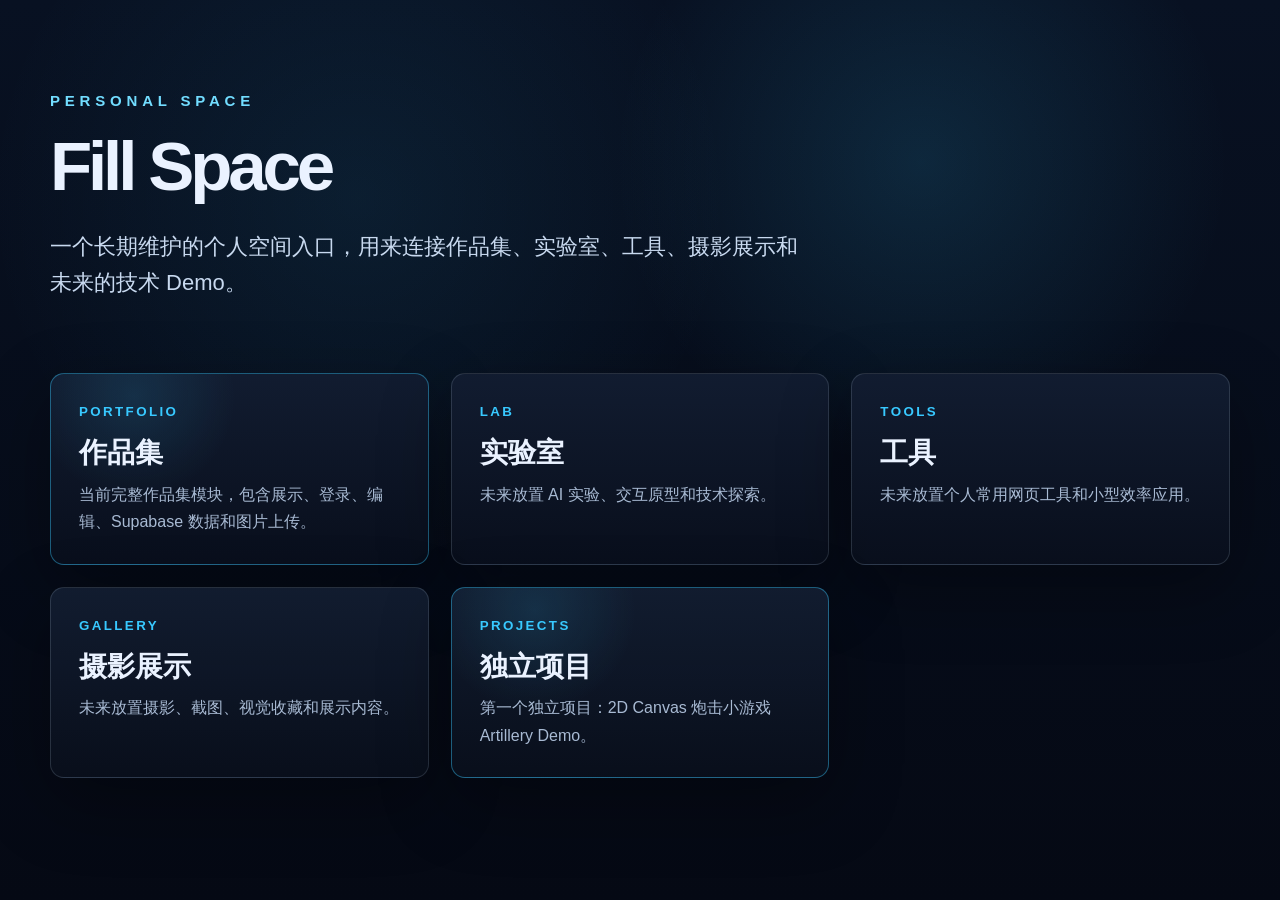
<file: index.html>
<!DOCTYPE html>
<html lang="zh-CN">
<head>
    <meta charset="UTF-8">
    <meta name="viewport" content="width=device-width, initial-scale=1.0">
    <title>Fill Space</title>
    <style>
        :root {
            --bg: #050914;
            --bg-soft: #081020;
            --card: #101827;
            --text: #eaf2ff;
            --muted: #a8bad3;
            --cyan: #38c9ff;
            --cyan-soft: rgba(56, 201, 255, 0.16);
            --border: rgba(148, 163, 184, 0.22);
            --radius: 14px;
            --shadow: 0 24px 72px rgba(0, 0, 0, 0.32);
        }

        * {
            box-sizing: border-box;
        }

        html {
            background: var(--bg);
        }

        body {
            margin: 0;
            min-width: 1024px;
            min-height: 100vh;
            font-family: Arial, "Microsoft YaHei", "PingFang SC", sans-serif;
            color: var(--text);
            background:
                radial-gradient(circle at 72% 18%, rgba(56, 201, 255, 0.13), transparent 26%),
                radial-gradient(circle at 28% 22%, rgba(56, 201, 255, 0.08), transparent 32%),
                linear-gradient(180deg, #081122, var(--bg));
        }

        a {
            color: inherit;
            text-decoration: none;
        }

        .space-shell {
            width: min(1180px, calc(100% - 64px));
            margin-inline: auto;
            padding: 92px 0;
        }

        .space-eyebrow {
            margin: 0;
            color: #72ddff;
            font-size: 15px;
            font-weight: 900;
            letter-spacing: 0.32em;
        }

        h1 {
            max-width: 960px;
            margin: 22px 0 26px;
            font-size: clamp(64px, 5.4vw, 92px);
            line-height: 1.04;
            letter-spacing: -0.06em;
        }

        .space-desc {
            max-width: 760px;
            margin: 0;
            color: #c8d9ef;
            font-size: 22px;
            line-height: 1.65;
        }

        .space-grid {
            display: grid;
            grid-template-columns: repeat(3, 1fr);
            gap: 22px;
            margin-top: 72px;
        }

        .space-card {
            min-height: 180px;
            padding: 28px;
            border-radius: var(--radius);
            border: 1px solid var(--border);
            background: linear-gradient(180deg, rgba(18, 29, 49, 0.96), rgba(9, 15, 28, 0.96));
            box-shadow: var(--shadow);
        }

        .space-card.active {
            border-color: rgba(56, 201, 255, 0.42);
            background:
                radial-gradient(circle at 22% 12%, rgba(56, 201, 255, 0.12), transparent 30%),
                linear-gradient(180deg, rgba(18, 29, 49, 0.96), rgba(9, 15, 28, 0.96));
        }

        .space-card small {
            color: var(--cyan);
            font-weight: 900;
            letter-spacing: 0.18em;
        }

        .space-card h2 {
            margin: 18px 0 12px;
            font-size: 28px;
            line-height: 1.1;
        }

        .space-card p {
            margin: 0;
            color: var(--muted);
            font-size: 16px;
            line-height: 1.7;
        }

        .space-card:hover {
            transform: translateY(-1px);
            filter: brightness(1.08);
        }
    </style>
</head>
<body>
<main class="space-shell">
    <p class="space-eyebrow">PERSONAL SPACE</p>
    <h1>Fill Space</h1>
    <p class="space-desc">一个长期维护的个人空间入口，用来连接作品集、实验室、工具、摄影展示和未来的技术 Demo。</p>

    <div class="space-grid">
        <a class="space-card active" href="./modules/portfolio/">
            <small>PORTFOLIO</small>
            <h2>作品集</h2>
            <p>当前完整作品集模块，包含展示、登录、编辑、Supabase 数据和图片上传。</p>
        </a>

        <div class="space-card">
            <small>LAB</small>
            <h2>实验室</h2>
            <p>未来放置 AI 实验、交互原型和技术探索。</p>
        </div>

        <div class="space-card">
            <small>TOOLS</small>
            <h2>工具</h2>
            <p>未来放置个人常用网页工具和小型效率应用。</p>
        </div>

        <div class="space-card">
            <small>GALLERY</small>
            <h2>摄影展示</h2>
            <p>未来放置摄影、截图、视觉收藏和展示内容。</p>
        </div>

        <a class="space-card active" href="./projects/games/artillery-demo/">
            <small>PROJECTS</small>
            <h2>独立项目</h2>
            <p>第一个独立项目：2D Canvas 炮击小游戏 Artillery Demo。</p>
        </a>
    </div>
</main>
</body>
</html>
</file>
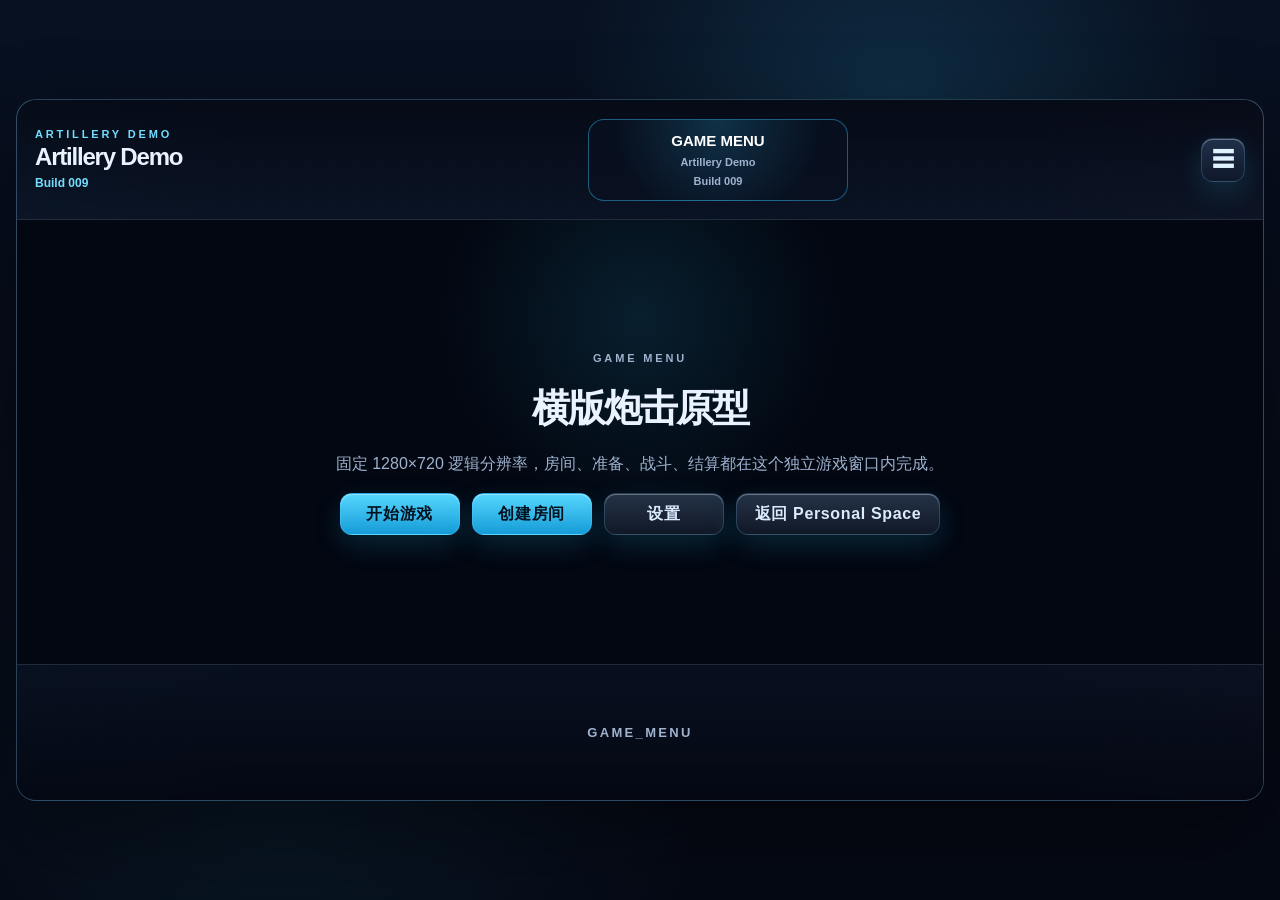
<file: projects/games/artillery-demo/index.html>
<!DOCTYPE html>
<html lang="zh-CN">
<head>
    <meta charset="UTF-8">
    <meta name="viewport" content="width=device-width, initial-scale=1.0">
    <title>Artillery Demo | Build 009</title>
    <link rel="stylesheet" href="game.css">
</head>
<body>
<main class="shell">
    <section class="game-window">
        <header class="game-hud">
            <div class="brand-block">
                <p>ARTILLERY DEMO</p>
                <h1>Artillery Demo</h1>
                <span>Build 009</span>
            </div>

            <div id="blueHud" class="team-hud blue"></div>
            <div id="turnHud" class="turn-hud">
                <strong>GAME MENU</strong>
                <span>等待进入房间</span>
            </div>
            <div id="redHud" class="team-hud red"></div>

            <div class="system-menu">
                <button id="menuToggleButton" class="icon-button" type="button" aria-label="打开游戏菜单">☰</button>
                <div id="systemMenuPanel" class="system-menu-panel hidden">
                    <button id="menuSettingsButton" class="menu-action" type="button">设置</button>
                    <button id="menuRestartButton" class="menu-action" type="button">重新开始</button>
                    <button id="menuReturnRoomButton" class="menu-action" type="button">返回房间</button>
                    <button id="menuExitButton" class="menu-action danger" type="button">退出游戏</button>
                </div>
            </div>
        </header>

        <section class="game-stage">
            <canvas id="gameCanvas" width="1280" height="720" aria-label="Artillery Demo fixed 1280 by 720 canvas"></canvas>

            <aside id="blueRoster" class="side-roster blue"></aside>
            <aside id="redRoster" class="side-roster red"></aside>

            <div id="menuScreen" class="overlay-screen">
                <p class="screen-kicker">GAME MENU</p>
                <h2>横版炮击原型</h2>
                <p>固定 1280×720 逻辑分辨率，房间、准备、战斗、结算都在这个独立游戏窗口内完成。</p>
                <div class="button-row center">
                    <button id="quickStartButton" type="button">开始游戏</button>
                    <button id="createRoomButton" type="button">创建房间</button>
                    <button id="settingsButton" type="button" class="ghost">设置</button>
                    <a class="button-link ghost" href="../../../index.html">返回 Personal Space</a>
                </div>
            </div>

            <div id="settingsScreen" class="overlay-screen hidden">
                <p class="screen-kicker">SETTINGS</p>
                <h2>设置</h2>
                <p>Build 009 暂无可调设置，后续可加入音量、操作方式和规则选项。</p>
                <div class="button-row center">
                    <button id="settingsBackButton" class="ghost" type="button">返回菜单</button>
                </div>
            </div>

            <div id="mapScreen" class="overlay-screen hidden">
                <p class="screen-kicker">MAP SELECT</p>
                <h2>选择地图</h2>
                <div id="mapList" class="map-grid"></div>
            </div>

            <div id="roomScreen" class="overlay-screen hidden">
                <div class="room-title">
                    <div>
                        <p class="screen-kicker">ROOM</p>
                        <h2>Artillery Room</h2>
                    </div>
                    <p id="roomHint">配置队伍并准备。</p>
                </div>

                <div class="room-toolbar">
                    <p id="selectedMapText" class="map-name">地图：-</p>
                    <div class="button-row">
                    <button id="changeMapButton" class="ghost" type="button">选择地图</button>
                    <button id="autoFillButton" class="ghost" type="button">自动填充 AI</button>
                    <button id="startBattleButton" type="button">开始战斗</button>
                    </div>
                </div>

                <div class="team-board">
                    <div class="room-team blue">
                        <h3>蓝队</h3>
                        <div id="blueSlots" class="slot-list"></div>
                    </div>
                    <div class="room-team red">
                        <h3>红队</h3>
                        <div id="redSlots" class="slot-list"></div>
                    </div>
                </div>
            </div>

            <div id="resultScreen" class="overlay-screen hidden">
                <p class="screen-kicker">RESULT</p>
                <h2 id="resultTitle">战斗结束</h2>
                <div id="resultStats" class="result-grid"></div>
                <div class="button-row center">
                    <button id="rematchButton" type="button">再来一局</button>
                    <button id="returnRoomButton" class="ghost" type="button">返回房间</button>
                    <a class="button-link ghost" href="../../../index.html">返回主页</a>
                </div>
            </div>
        </section>

        <footer class="game-controls">
            <div id="battleControls" class="battle-controls hidden">
                <label class="control-block angle-control">
                    <span>角度</span>
                    <strong id="angleValue">45°</strong>
                    <input id="angleInput" type="range" min="10" max="80" value="45">
                </label>
                <label class="control-block power-control">
                    <span>力度</span>
                    <strong id="powerValue">62</strong>
                    <input id="powerInput" type="range" min="25" max="100" value="62">
                </label>
                <label class="control-block weapon-control">
                    <span>武器</span>
                    <select id="weaponSelect">
                        <option>普通炮弹</option>
                    </select>
                </label>
                <div class="skill-bank" aria-label="技能预留">
                    <span>技能</span>
                    <button class="skill-button" type="button" disabled>1</button>
                    <button class="skill-button" type="button" disabled>2</button>
                    <button class="skill-button" type="button" disabled>3</button>
                </div>
                <button id="fireButton" type="button">发射</button>
            </div>
            <p id="footerHint">请选择操作。</p>
        </footer>
    </section>
</main>

<script type="module" src="js/main.js"></script>
</body>
</html>
</file>
<file: projects/games/artillery-demo/game.css>
:root {
    --bg: #050914;
    --panel: #101827;
    --panel-dark: #081020;
    --text: #eaf2ff;
    --muted: #9fb2ce;
    --cyan: #38c9ff;
    --cyan-soft: rgba(56, 201, 255, 0.16);
    --cyan-line: rgba(56, 201, 255, 0.42);
    --red: #f87171;
    --red-soft: rgba(248, 113, 113, 0.13);
    --red-line: rgba(248, 113, 113, 0.42);
    --gold: #facc15;
    --border: rgba(148, 163, 184, 0.22);
    --radius: 14px;
    --shadow: 0 34px 90px rgba(0, 0, 0, 0.42);
}

* {
    box-sizing: border-box;
}

html,
body {
    margin: 0;
    min-height: 100vh;
    background: var(--bg);
}

body {
    display: grid;
    place-items: center;
    overflow: hidden;
    font-family: Arial, "Microsoft YaHei", "PingFang SC", sans-serif;
    color: var(--text);
    background:
        radial-gradient(circle at 70% 14%, rgba(56, 201, 255, 0.16), transparent 28%),
        radial-gradient(circle at 22% 84%, rgba(56, 201, 255, 0.08), transparent 34%),
        linear-gradient(180deg, #081122, var(--bg) 72%);
}

a {
    color: inherit;
    text-decoration: none;
}

button,
input,
select,
.button-link {
    font: inherit;
}

button,
.button-link {
    height: 42px;
    min-width: 120px;
    display: inline-flex;
    align-items: center;
    justify-content: center;
    cursor: pointer;
    border: 1px solid rgba(125, 211, 252, 0.2);
    border-radius: 12px;
    padding: 0 18px;
    background: linear-gradient(180deg, #57d7ff, #159bd7);
    color: #03111f;
    font-weight: 900;
    letter-spacing: 0.04em;
    box-shadow: inset 0 1px 0 rgba(255, 255, 255, 0.32), 0 10px 28px rgba(56, 201, 255, 0.16);
    transition: transform 0.16s ease, filter 0.16s ease, opacity 0.16s ease;
}

button:hover:not(:disabled),
.button-link:hover {
    transform: translateY(-1px);
    filter: brightness(1.08);
}

button:disabled {
    cursor: not-allowed;
    opacity: 0.42;
}

button.ghost,
.button-link.ghost {
    background: linear-gradient(180deg, #243247, #111827);
    color: #dbeafe;
}

.hidden {
    display: none !important;
}

.shell {
    width: min(88vw, 1680px, calc((100vh - 42px) * 16 / 9));
    aspect-ratio: 16 / 9;
}

.game-window {
    width: 100%;
    height: 100%;
    display: grid;
    grid-template-rows: 120px minmax(0, 1fr) 136px;
    overflow: hidden;
    border-radius: 20px;
    border: 1px solid rgba(125, 211, 252, 0.24);
    background:
        linear-gradient(90deg, rgba(56, 201, 255, 0.05), transparent 18%, transparent 82%, rgba(248, 113, 113, 0.05)),
        linear-gradient(180deg, rgba(18, 29, 49, 0.98), rgba(7, 12, 24, 0.99));
    box-shadow: var(--shadow);
}

.game-hud {
    position: relative;
    z-index: 6;
    display: grid;
    grid-template-columns: 220px minmax(0, 1fr) 260px minmax(0, 1fr) 64px;
    align-items: center;
    gap: 14px;
    padding: 14px 18px;
    border-bottom: 1px solid var(--border);
    background:
        linear-gradient(180deg, rgba(3, 7, 18, 0.84), rgba(8, 16, 32, 0.72)),
        repeating-linear-gradient(90deg, rgba(255, 255, 255, 0.02) 0 1px, transparent 1px 24px);
}

.brand-block p,
.screen-kicker {
    margin: 0;
    color: #72ddff;
    font-size: 11px;
    font-weight: 900;
    letter-spacing: 0.26em;
}

h1,
h2,
h3 {
    margin: 0;
    letter-spacing: -0.05em;
}

h1 {
    margin-top: 5px;
    font-size: clamp(24px, 1.8vw, 36px);
    line-height: 1;
}

.brand-block span {
    display: inline-block;
    margin-top: 7px;
    color: #72ddff;
    font-size: 12px;
    font-weight: 900;
}

.team-hud {
    min-height: 86px;
    display: flex;
    align-items: center;
    gap: 8px;
    overflow: hidden;
}

.team-hud.red {
    justify-content: flex-end;
}

.hud-unit {
    min-width: 92px;
    max-width: 122px;
    flex: 1 1 92px;
    padding: 8px;
    border-radius: 12px;
    border: 1px solid var(--cyan-line);
    background: linear-gradient(180deg, rgba(56, 201, 255, 0.14), rgba(15, 23, 42, 0.72));
    box-shadow: inset 0 0 18px rgba(56, 201, 255, 0.05);
}

.team-hud.red .hud-unit {
    border-color: var(--red-line);
    background: linear-gradient(180deg, rgba(248, 113, 113, 0.14), rgba(15, 23, 42, 0.72));
}

.hud-unit.active {
    border-color: var(--gold);
    box-shadow: 0 0 0 1px rgba(250, 204, 21, 0.34), 0 0 24px rgba(250, 204, 21, 0.12);
}

.hud-unit.dead {
    opacity: 0.42;
    filter: grayscale(0.7);
}

.hud-unit strong,
.hud-unit span,
.hud-unit small {
    display: block;
    overflow: hidden;
    text-overflow: ellipsis;
    white-space: nowrap;
}

.hud-unit strong {
    font-size: 12px;
}

.hud-unit span {
    margin-top: 4px;
    color: var(--text);
    font-size: 11px;
    font-weight: 900;
}

.hud-unit small {
    margin-top: 2px;
    color: var(--muted);
    font-size: 10px;
    font-weight: 900;
}

.hp-bar {
    height: 5px;
    margin-top: 6px;
    overflow: hidden;
    border-radius: 999px;
    background: rgba(255, 255, 255, 0.12);
}

.hp-bar i {
    display: block;
    height: 100%;
    border-radius: inherit;
    background: linear-gradient(90deg, #22c55e, #a3e635);
}

.turn-hud {
    display: grid;
    place-items: center;
    gap: 3px;
    min-height: 82px;
    padding: 10px 12px;
    border-radius: 16px;
    border: 1px solid var(--cyan-line);
    background: radial-gradient(circle at 50% 0%, rgba(56, 201, 255, 0.2), rgba(8, 16, 32, 0.78) 68%);
    color: #dff8ff;
    text-align: center;
}

.turn-hud strong {
    color: #fff;
    font-size: 15px;
}

.turn-hud span,
.turn-hud small {
    display: block;
    color: var(--muted);
    font-size: 11px;
    font-weight: 900;
}

.system-menu {
    position: relative;
    justify-self: end;
}

.icon-button {
    width: 44px;
    min-width: 44px;
    height: 44px;
    padding: 0;
    border-radius: 12px;
    color: #e0f2fe;
    background: linear-gradient(180deg, #20304a, #0f172a);
    font-size: 22px;
}

.system-menu-panel {
    position: absolute;
    top: 52px;
    right: 0;
    width: 170px;
    display: grid;
    gap: 8px;
    padding: 10px;
    border: 1px solid var(--border);
    border-radius: 14px;
    background: rgba(8, 16, 32, 0.96);
    box-shadow: 0 22px 54px rgba(0, 0, 0, 0.42);
}

.menu-action {
    width: 100%;
    min-width: 0;
    height: 36px;
    border-radius: 10px;
    color: #dbeafe;
    background: #17233a;
    box-shadow: none;
}

.menu-action.danger {
    color: #fee2e2;
    background: #3b1720;
}

.game-stage {
    position: relative;
    min-height: 0;
    overflow: hidden;
    background: #050914;
}

#gameCanvas {
    display: block;
    width: 100%;
    height: 100%;
    background: #050914;
}

.side-roster {
    position: absolute;
    top: 18px;
    bottom: 18px;
    z-index: 3;
    width: min(190px, 18%);
    display: grid;
    align-content: start;
    gap: 8px;
    pointer-events: none;
}

.side-roster.blue {
    left: 18px;
}

.side-roster.red {
    right: 18px;
}

.roster-title {
    padding: 8px 10px;
    border-radius: 12px;
    border: 1px solid var(--cyan-line);
    background: rgba(8, 16, 32, 0.62);
    color: #72ddff;
    font-size: 12px;
    font-weight: 900;
    letter-spacing: 0.16em;
}

.side-roster.red .roster-title {
    border-color: var(--red-line);
    color: #fca5a5;
}

.roster-card {
    padding: 9px 10px;
    border-radius: 12px;
    border: 1px solid var(--cyan-line);
    background: rgba(8, 16, 32, 0.72);
    backdrop-filter: blur(6px);
}

.side-roster.red .roster-card {
    border-color: var(--red-line);
}

.roster-card.active {
    border-color: var(--gold);
}

.roster-card.dead {
    opacity: 0.44;
}

.roster-card strong,
.roster-card span {
    display: block;
}

.roster-card strong {
    font-size: 12px;
}

.roster-card span {
    margin-top: 4px;
    color: var(--muted);
    font-size: 11px;
    font-weight: 900;
}

.overlay-screen {
    position: absolute;
    inset: 0;
    z-index: 5;
    display: grid;
    align-content: center;
    justify-items: center;
    gap: 16px;
    padding: 36px;
    background:
        radial-gradient(circle at 50% 22%, rgba(56, 201, 255, 0.12), transparent 28%),
        rgba(3, 7, 18, 0.86);
    backdrop-filter: blur(10px);
    text-align: center;
}

.overlay-screen h2 {
    font-size: clamp(34px, 3vw, 56px);
}

.overlay-screen p {
    max-width: 720px;
    margin: 0;
    color: var(--muted);
    line-height: 1.7;
}

.button-row {
    display: flex;
    flex-wrap: wrap;
    gap: 12px;
}

.button-row.center {
    justify-content: center;
}

.map-grid {
    width: min(920px, 100%);
    display: grid;
    grid-template-columns: repeat(3, 1fr);
    gap: 16px;
}

.map-card,
.slot-card,
.stat-card {
    border-radius: var(--radius);
    border: 1px solid var(--border);
    background: rgba(16, 24, 39, 0.82);
}

.map-card {
    height: auto;
    min-width: 0;
    padding: 14px;
    color: inherit;
    text-align: left;
}

.map-card.selected {
    border-color: var(--cyan-line);
    background: var(--cyan-soft);
}

.map-preview {
    height: 94px;
    margin-bottom: 12px;
    overflow: hidden;
    border-radius: 12px;
    border: 1px solid var(--border);
    background: #050914;
}

.preview-ground {
    width: 100%;
    height: 100%;
    background:
        radial-gradient(circle at 28% 72%, rgba(56, 201, 255, 0.22), transparent 18%),
        linear-gradient(170deg, transparent 42%, rgba(22, 78, 99, 0.86) 43%, #0f172a 100%);
}

.preview-ground.plain {
    background:
        radial-gradient(circle at 22% 74%, rgba(56, 201, 255, 0.18), transparent 15%),
        linear-gradient(174deg, transparent 46%, rgba(22, 78, 99, 0.86) 47%, #0f172a 100%);
}

.preview-ground.valley {
    background:
        radial-gradient(circle at 50% 78%, rgba(5, 9, 20, 0.9), transparent 22%),
        linear-gradient(170deg, transparent 38%, rgba(22, 78, 99, 0.86) 39%, #0f172a 100%);
}

.preview-ground.cover {
    background:
        linear-gradient(90deg, transparent 45%, rgba(56, 201, 255, 0.28) 46% 54%, transparent 55%),
        linear-gradient(170deg, transparent 45%, rgba(22, 78, 99, 0.86) 46%, #0f172a 100%);
}

.preview-ground.canyon {
    background:
        radial-gradient(ellipse at 50% 92%, rgba(5, 9, 20, 0.94), transparent 34%),
        linear-gradient(150deg, transparent 30%, rgba(22, 78, 99, 0.86) 31%, #0f172a 100%);
}

.preview-ground.islands {
    background:
        linear-gradient(170deg, transparent 48%, rgba(22, 78, 99, 0.86) 49% 64%, transparent 65%),
        radial-gradient(ellipse at 22% 66%, rgba(22, 78, 99, 0.9) 0 18%, transparent 19%),
        radial-gradient(ellipse at 78% 62%, rgba(22, 78, 99, 0.9) 0 18%, transparent 19%),
        #050914;
}

.room-title,
.room-toolbar,
.team-board {
    width: min(1020px, 100%);
}

.room-title,
.room-toolbar {
    display: flex;
    justify-content: space-between;
    align-items: end;
    gap: 18px;
}

.map-name {
    color: #72ddff !important;
    font-weight: 900;
}

.team-board {
    display: grid;
    grid-template-columns: 1fr 1fr;
    gap: 18px;
    text-align: left;
}

.room-team {
    min-height: 330px;
    padding: 16px;
    border: 1px solid var(--cyan-line);
    border-radius: 18px;
    background: linear-gradient(180deg, rgba(56, 201, 255, 0.1), rgba(15, 23, 42, 0.68));
}

.room-team.red {
    border-color: var(--red-line);
    background: linear-gradient(180deg, rgba(248, 113, 113, 0.1), rgba(15, 23, 42, 0.68));
}

.room-team h3 {
    margin-bottom: 12px;
    color: #72ddff;
    font-size: 24px;
}

.room-team.red h3 {
    color: #fca5a5;
}

.slot-list {
    display: grid;
    gap: 10px;
}

.slot-card {
    display: grid;
    grid-template-columns: 1fr auto auto;
    align-items: center;
    gap: 8px;
    min-height: 62px;
    padding: 11px;
}

.slot-card.add-card {
    grid-template-columns: 1fr;
    border-style: dashed;
    text-align: center;
}

.slot-card.add-card button {
    width: 100%;
}

.slot-card strong,
.slot-card small {
    display: block;
}

.slot-card small {
    margin-top: 4px;
    color: var(--muted);
    font-weight: 900;
}

.slot-card button,
.slot-card select {
    min-width: 76px;
    height: 32px;
    padding: 0 10px;
    font-size: 12px;
}

select {
    height: 34px;
    border: 1px solid var(--border);
    border-radius: 10px;
    padding: 0 10px;
    background: #1e293b;
    color: #fff;
}

.game-controls {
    position: relative;
    z-index: 4;
    display: grid;
    align-items: center;
    padding: 14px 18px;
    border-top: 1px solid var(--border);
    background:
        linear-gradient(180deg, rgba(8, 16, 32, 0.84), rgba(3, 7, 18, 0.9)),
        repeating-linear-gradient(90deg, rgba(255, 255, 255, 0.02) 0 1px, transparent 1px 28px);
}

.battle-controls {
    display: grid;
    grid-template-columns: 1.1fr 1.1fr 170px 190px 150px;
    align-items: end;
    gap: 14px;
}

label,
.skill-bank {
    display: grid;
    gap: 8px;
    color: #cbd5e1;
    font-size: 13px;
    font-weight: 900;
}

.control-block {
    padding: 10px 12px;
    border: 1px solid var(--border);
    border-radius: 14px;
    background: rgba(15, 23, 42, 0.68);
}

label span,
.skill-bank span {
    color: var(--muted);
    letter-spacing: 0.12em;
}

label strong {
    color: var(--cyan);
    font-size: 22px;
    line-height: 1;
}

input[type="range"] {
    width: 100%;
    accent-color: var(--cyan);
}

.skill-bank {
    grid-template-columns: repeat(3, 1fr);
    align-items: end;
    padding: 10px 12px;
    border: 1px solid var(--border);
    border-radius: 14px;
    background: rgba(15, 23, 42, 0.68);
}

.skill-bank span {
    grid-column: 1 / -1;
}

.skill-button {
    min-width: 0;
    height: 34px;
    padding: 0;
    border-radius: 10px;
    color: #dbeafe;
    background: #17233a;
    box-shadow: none;
}

#fireButton {
    height: 76px;
    border-radius: 16px;
    color: #03111f;
    font-size: 20px;
}

#footerHint {
    margin: 0;
    color: var(--muted);
    text-align: center;
    font-size: 13px;
    font-weight: 900;
    letter-spacing: 0.18em;
}

.result-grid {
    width: min(820px, 100%);
    display: grid;
    grid-template-columns: repeat(4, 1fr);
    gap: 14px;
}

.stat-card {
    padding: 18px;
}

.stat-card small {
    color: var(--muted);
    font-weight: 900;
}

.stat-card strong {
    display: block;
    margin-top: 10px;
    color: #72ddff;
    font-size: 28px;
}

@media (max-aspect-ratio: 16 / 9) {
    .shell {
        width: min(calc(100vw - 32px), calc((100vh - 32px) * 16 / 9));
    }
}

@media (max-width: 1100px) {
    .game-hud {
        grid-template-columns: 180px minmax(0, 1fr) 220px minmax(0, 1fr) 54px;
        gap: 8px;
    }

    .battle-controls {
        grid-template-columns: 1fr 1fr 140px 150px 120px;
    }
}
</file>
